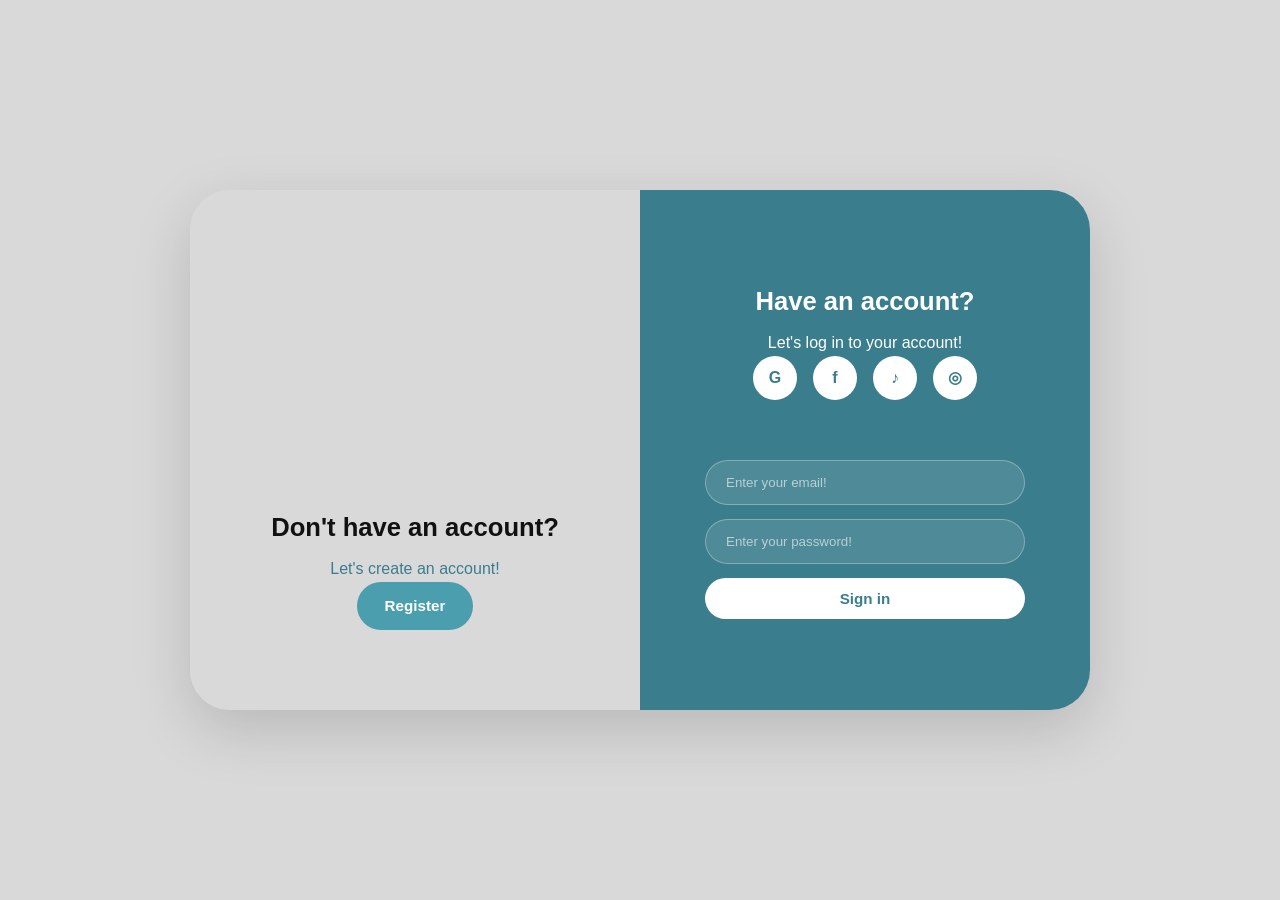
<file: login.html>
<!DOCTYPE html>
<html lang="en">
<head>
  <meta charset="UTF-8">
  <meta name="viewport" content="width=device-width, initial-scale=1.0">
  <title>Log in — Nxgo</title>
  <link rel="stylesheet" href="style.css">
</head>
<body>

  <div class="auth-page">
    <div class="auth-container">
      <!-- Left: Register prompt -->
      <div class="auth-panel auth-panel-grey">
        <h2>Don't have an account?</h2>
        <p class="auth-sub">Let's create an account!</p>
        <a href="register.html" class="btn btn-teal">Register</a>
      </div>

      <!-- Right: Login form -->
      <div class="auth-panel auth-panel-teal">
        <h2>Have an account?</h2>
        <p class="auth-sub">Let's log in to your account!</p>

        <div class="social-icons">
          <div class="social-icon" title="Google">G</div>
          <div class="social-icon" title="Facebook">f</div>
          <div class="social-icon" title="TikTok">♪</div>
          <div class="social-icon" title="Instagram">◎</div>
        </div>

        <form class="auth-form" id="login-form">
          <div class="auth-error" id="login-error"></div>
          <input type="email" id="login-email" placeholder="Enter your email!" required aria-label="Email">
          <input type="password" id="login-password" placeholder="Enter your password!" required aria-label="Password">
          <button type="submit" class="btn btn-white">Sign in</button>
        </form>
      </div>
    </div>
  </div>

  <script src="packages-extra.js"></script>
  <script src="seed.js"></script>
  <script src="images.js"></script>
  <script src="migrate.js"></script>
  <script src="data.js"></script>
  <script src="auth.js"></script>
  <script src="app.js"></script>
  <script>
    document.addEventListener('DOMContentLoaded', () => {
      if (NxgoAuth.isLoggedIn()) {
        window.location.href = 'profile.html';
        return;
      }

      document.getElementById('login-form').addEventListener('submit', e => {
        e.preventDefault();
        const email = document.getElementById('login-email').value.trim();
        const password = document.getElementById('login-password').value;
        const errorEl = document.getElementById('login-error');

        const result = NxgoAuth.login(email, password);
        if (result.error) {
          errorEl.textContent = result.error;
          return;
        }

        NxgoDB.logActivity({ type: 'page_view', page: 'login' });
        const redirect = result.user.role === 'admin' ? 'dashboard.html' : 'profile.html';
        window.location.href = redirect;
      });
    });
  </script>
</body>
</html>
</file>
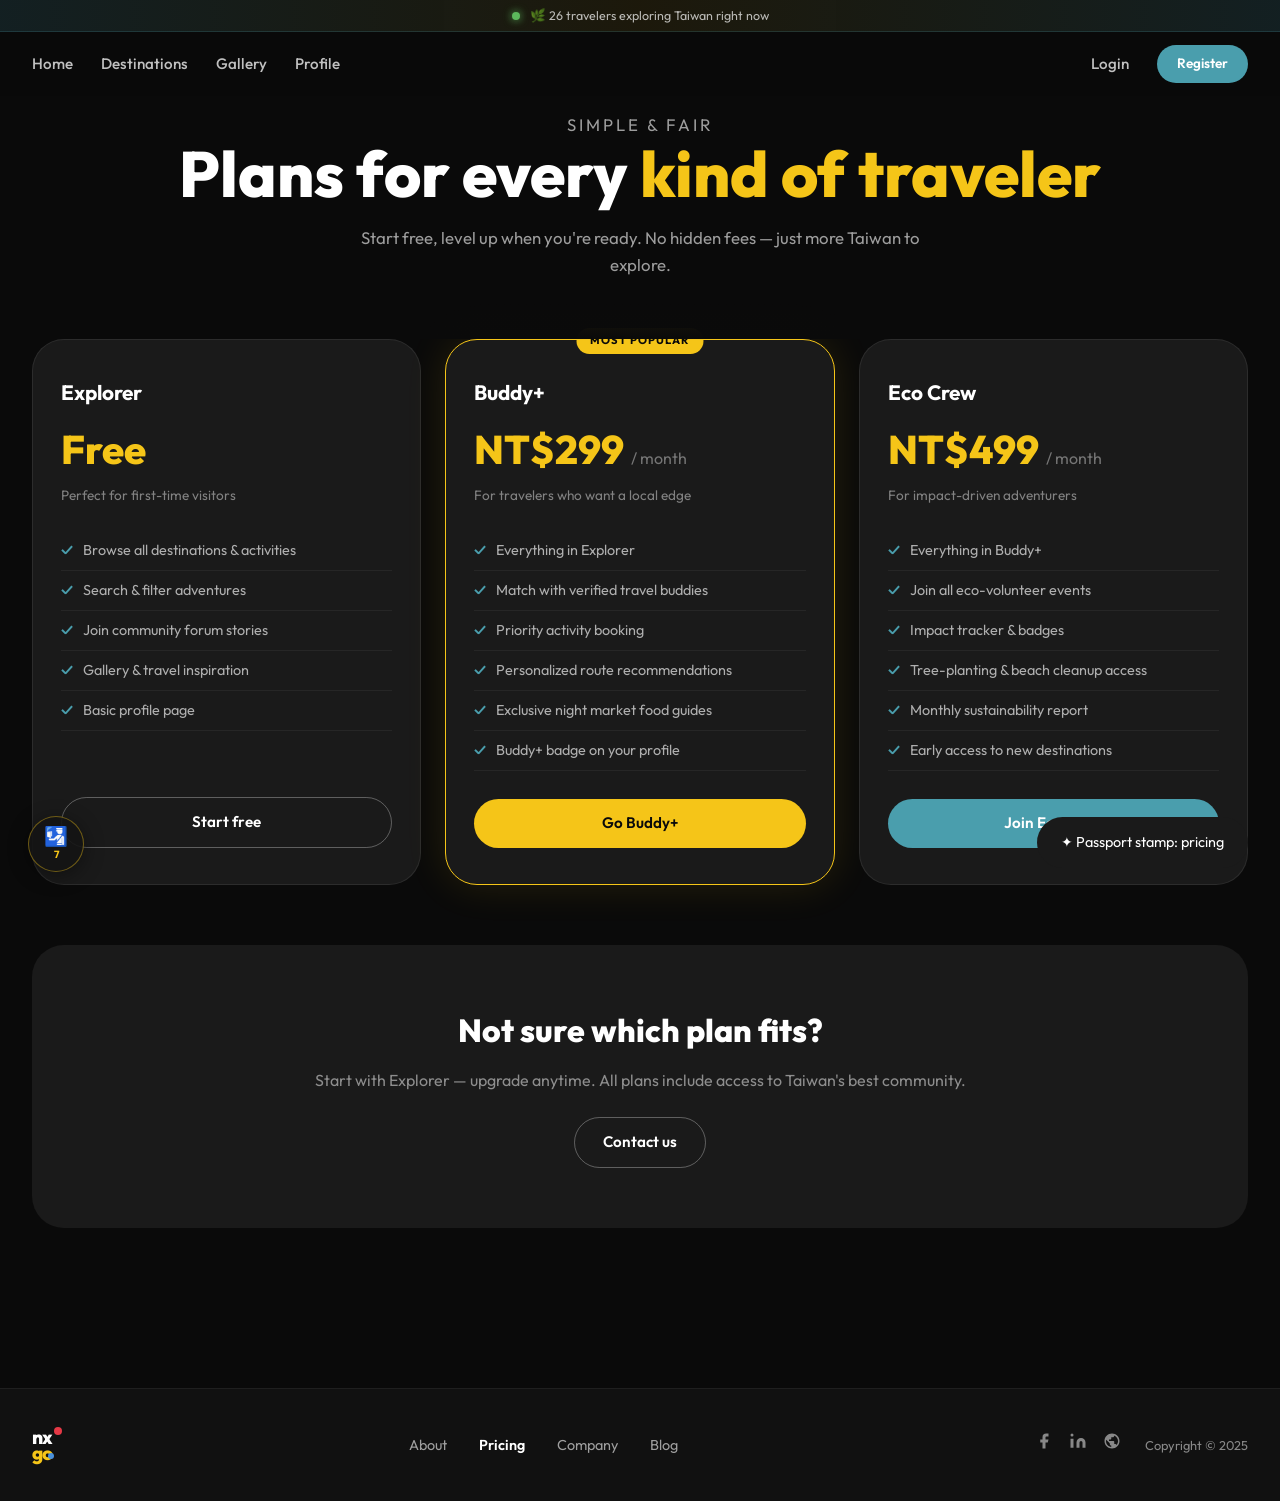
<file: pricing.html>
<!DOCTYPE html>
<html lang="en">
<head>
  <meta charset="UTF-8">
  <meta name="viewport" content="width=device-width, initial-scale=1.0">
  <title>Pricing — Nxgo</title>
  <link rel="preconnect" href="https://fonts.googleapis.com">
  <link rel="preconnect" href="https://fonts.gstatic.com" crossorigin>
  <link href="https://fonts.googleapis.com/css2?family=Outfit:wght@400;600;700;800&display=swap" rel="stylesheet">
  <link rel="preconnect" href="https://images.unsplash.com">
  <link rel="stylesheet" href="style.css">
</head>
<body data-page="pricing" class="info-page">

  <nav id="navbar"></nav>

  <header class="info-hero pricing-hero">
    <p class="info-eyebrow">Simple &amp; fair</p>
    <h1>Plans for every <span class="accent-gold">kind of traveler</span></h1>
    <p>Start free, level up when you're ready. No hidden fees — just more Taiwan to explore.</p>
  </header>

  <div class="info-body">
    <div class="pricing-grid">
      <div class="pricing-card">
        <h3>Explorer</h3>
        <div class="price">Free</div>
        <p class="price-desc">Perfect for first-time visitors</p>
        <ul class="pricing-features">
          <li>Browse all destinations &amp; activities</li>
          <li>Search &amp; filter adventures</li>
          <li>Join community forum stories</li>
          <li>Gallery &amp; travel inspiration</li>
          <li>Basic profile page</li>
        </ul>
        <a href="register.html" class="btn btn-ghost" style="width:100%">Start free</a>
      </div>

      <div class="pricing-card featured">
        <span class="pricing-badge">Most popular</span>
        <h3>Buddy+</h3>
        <div class="price">NT$299 <span>/ month</span></div>
        <p class="price-desc">For travelers who want a local edge</p>
        <ul class="pricing-features">
          <li>Everything in Explorer</li>
          <li>Match with verified travel buddies</li>
          <li>Priority activity booking</li>
          <li>Personalized route recommendations</li>
          <li>Exclusive night market food guides</li>
          <li>Buddy+ badge on your profile</li>
        </ul>
        <a href="register.html" class="btn btn-gold" style="width:100%">Go Buddy+</a>
      </div>

      <div class="pricing-card">
        <h3>Eco Crew</h3>
        <div class="price">NT$499 <span>/ month</span></div>
        <p class="price-desc">For impact-driven adventurers</p>
        <ul class="pricing-features">
          <li>Everything in Buddy+</li>
          <li>Join all eco-volunteer events</li>
          <li>Impact tracker &amp; badges</li>
          <li>Tree-planting &amp; beach cleanup access</li>
          <li>Monthly sustainability report</li>
          <li>Early access to new destinations</li>
        </ul>
        <a href="register.html" class="btn btn-teal" style="width:100%">Join Eco Crew</a>
      </div>
    </div>

    <div class="info-cta">
      <h2>Not sure which plan fits?</h2>
      <p>Start with Explorer — upgrade anytime. All plans include access to Taiwan's best community.</p>
      <a href="company.html" class="btn btn-ghost">Contact us</a>
    </div>
  </div>

  <footer id="footer"></footer>

  <script src="packages-extra.js"></script>
  <script src="seed.js"></script>
  <script src="images.js"></script>
  <script src="migrate.js"></script>
  <script src="data.js"></script>
  <script src="auth.js"></script>
  <script src="engage.js"></script>
  <script src="app.js"></script>
  <script>document.addEventListener('DOMContentLoaded', () => NxgoApp.initPage('pricing', 'pricing'));</script>
</body>
</html>
</file>
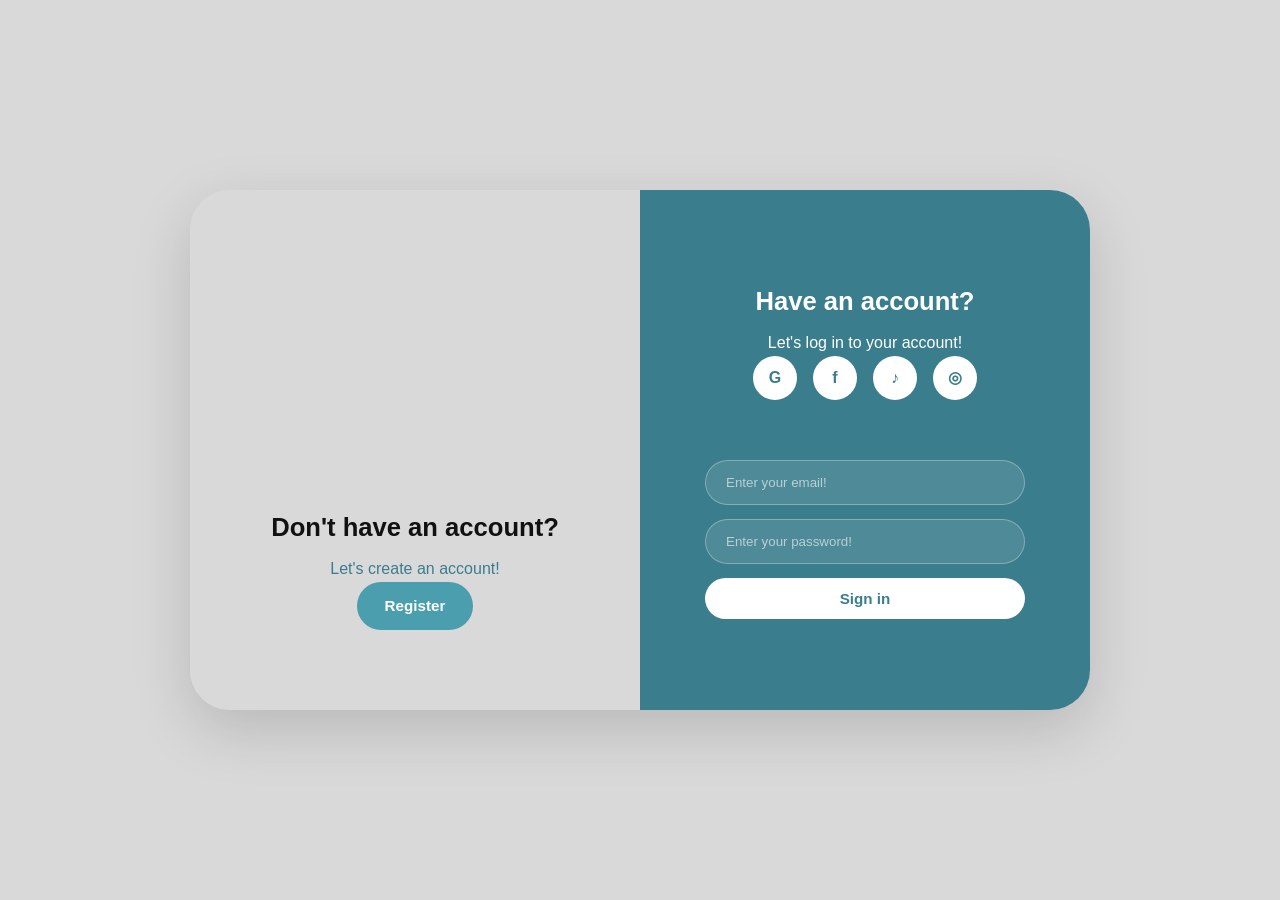
<file: profile.html>
<!DOCTYPE html>
<html lang="en">
<head>
  <meta charset="UTF-8">
  <meta name="viewport" content="width=device-width, initial-scale=1.0">
  <title>Profile — Nxgo</title>
  <link rel="preconnect" href="https://fonts.googleapis.com">
  <link rel="preconnect" href="https://fonts.gstatic.com" crossorigin>
  <link href="https://fonts.googleapis.com/css2?family=Outfit:wght@400;600;700;800&display=swap" rel="stylesheet">
  <link rel="preconnect" href="https://images.unsplash.com">
  <link rel="stylesheet" href="style.css">
</head>
<body data-page="profile">

  <nav id="navbar"></nav>

  <div class="profile-hero">
    <img class="profile-banner" src="https://images.unsplash.com/photo-1493225457124-a3eb161ffa5f?auto=format&fit=crop&w=1200&q=75" alt="Profile banner with jazz poster aesthetic" loading="eager" decoding="async" width="1400" height="320">
    <p class="profile-banner-overlay">" sleep, eat, travel, repeat</p>
  </div>

  <div class="profile-info" id="profile-info"></div>

  <div class="profile-stats">
    <div class="stats-bar">
      <div class="stat-item"><div class="num">270</div><div class="lbl">Buddies</div></div>
      <div class="stat-item"><div class="num">30</div><div class="lbl">Volunteers</div></div>
      <div class="stat-item"><div class="num">27</div><div class="lbl">Adventures</div></div>
    </div>
  </div>

  <section class="profile-badges-section">
    <div class="section-inner">
      <h2 class="section-title">Your <span class="accent-gold">Badges</span></h2>
      <p class="section-sub">Collect stamps as you explore — unlock them all!</p>
      <div class="badges-grid" id="profile-badges"></div>
    </div>
  </section>

  <section class="profile-wishlist-section">
    <div class="section-inner">
      <h2 class="section-title">Bucket <span class="accent-gold">List</span></h2>
      <div class="profile-wishlist" id="profile-wishlist"></div>
    </div>
  </section>

  <section class="memories-section">
    <div class="memories-header">
      <button type="button" class="btn btn-gold btn-sm" id="memories-filter-btn">Recent activities</button>
      <button type="button" class="text-link memory-upload-btn" id="upload-memory-btn">+ Upload Memories</button>
      <input type="file" id="memory-file-input" accept="image/*" hidden>
    </div>
    <div class="memories-grid" id="memories-grid"></div>
    <p class="memories-label">Your Memories</p>
  </section>

  <!-- Forum / Stories -->
  <section class="stories-section">
    <div class="stories-panel">
      <h2>My Stories!</h2>
      <button class="btn btn-gold btn-sm" id="toggle-story-form" style="margin-bottom:24px">+ Add stories</button>

      <form class="story-form" id="story-form" style="display:none">
        <input type="text" id="story-title" placeholder="Story title" required aria-label="Story title">
        <textarea id="story-content" placeholder="Share your travel story or ask a question…" required aria-label="Story content"></textarea>
        <button type="submit" class="btn btn-teal btn-sm">Post Story</button>
      </form>

      <div id="stories-feed"></div>
    </div>
  </section>

  <footer id="footer"></footer>

  <script src="packages-extra.js"></script>
  <script src="seed.js"></script>
  <script src="images.js"></script>
  <script src="migrate.js"></script>
  <script src="data.js"></script>
  <script src="auth.js"></script>
  <script src="engage.js"></script>
  <script src="app.js"></script>
  <script src="profile.js"></script>
</body>
</html>
</file>
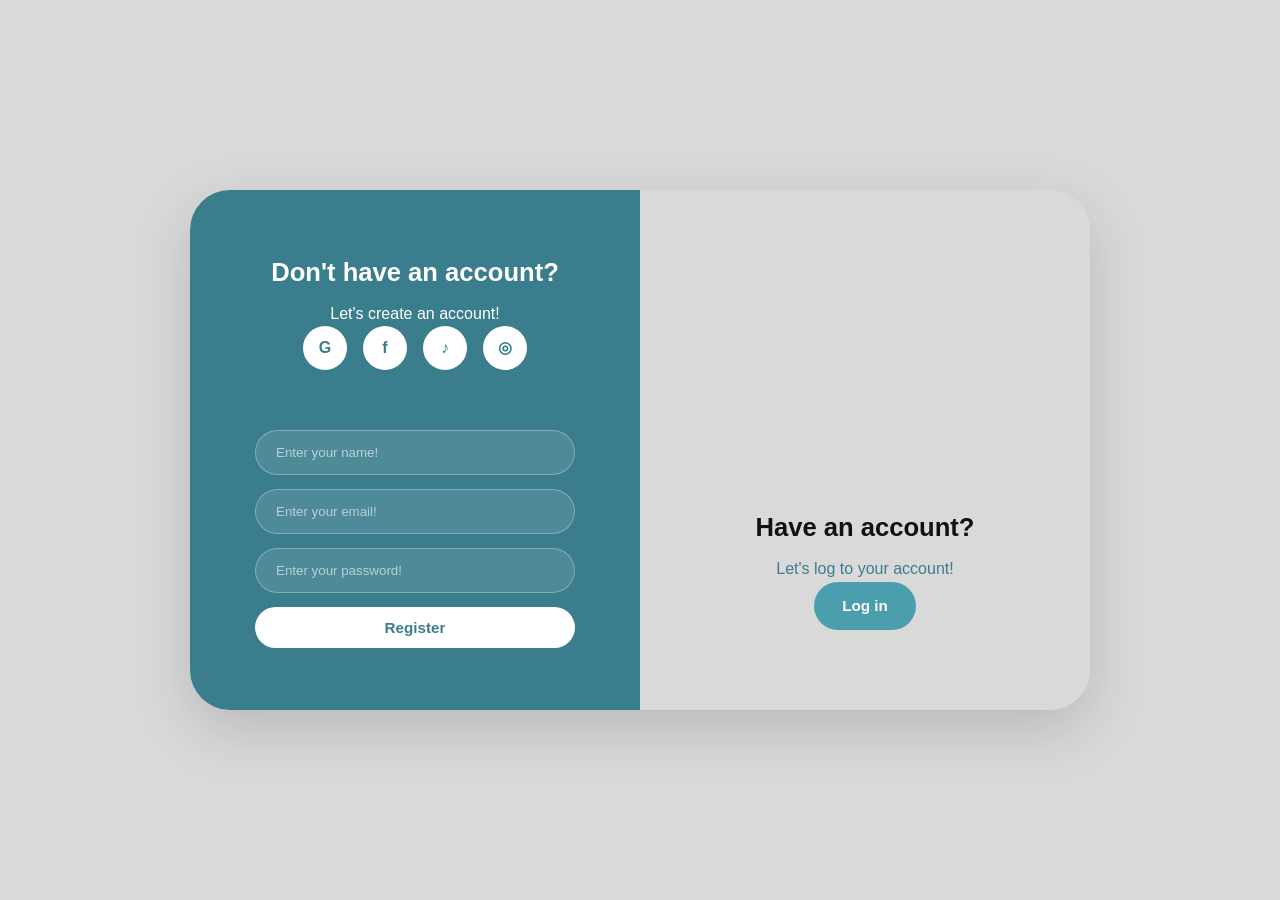
<file: register.html>
<!DOCTYPE html>
<html lang="en">
<head>
  <meta charset="UTF-8">
  <meta name="viewport" content="width=device-width, initial-scale=1.0">
  <title>Register — Nxgo</title>
  <link rel="stylesheet" href="style.css">
</head>
<body>

  <div class="auth-page">
    <div class="auth-container register-layout">
      <!-- Left: Login prompt -->
      <div class="auth-panel auth-panel-grey">
        <h2>Have an account?</h2>
        <p class="auth-sub">Let's log to your account!</p>
        <a href="login.html" class="btn btn-teal">Log in</a>
      </div>

      <!-- Right: Register form -->
      <div class="auth-panel auth-panel-teal">
        <h2>Don't have an account?</h2>
        <p class="auth-sub">Let's create an account!</p>

        <div class="social-icons">
          <div class="social-icon" title="Google">G</div>
          <div class="social-icon" title="Facebook">f</div>
          <div class="social-icon" title="TikTok">♪</div>
          <div class="social-icon" title="Instagram">◎</div>
        </div>

        <form class="auth-form" id="register-form">
          <div class="auth-error" id="register-error"></div>
          <input type="text" id="reg-username" placeholder="Enter your name!" required aria-label="Username">
          <input type="email" id="reg-email" placeholder="Enter your email!" required aria-label="Email">
          <input type="password" id="reg-password" placeholder="Enter your password!" required minlength="6" aria-label="Password">
          <button type="submit" class="btn btn-white">Register</button>
        </form>
      </div>
    </div>
  </div>

  <script src="packages-extra.js"></script>
  <script src="seed.js"></script>
  <script src="images.js"></script>
  <script src="migrate.js"></script>
  <script src="data.js"></script>
  <script src="auth.js"></script>
  <script src="app.js"></script>
  <script>
    document.addEventListener('DOMContentLoaded', () => {
      if (NxgoAuth.isLoggedIn()) {
        window.location.href = 'profile.html';
        return;
      }

      document.getElementById('register-form').addEventListener('submit', e => {
        e.preventDefault();
        const username = document.getElementById('reg-username').value.trim();
        const email = document.getElementById('reg-email').value.trim();
        const password = document.getElementById('reg-password').value;
        const errorEl = document.getElementById('register-error');

        const result = NxgoAuth.register({ username, email, password });
        if (result.error) {
          errorEl.textContent = result.error;
          return;
        }

        window.location.href = 'profile.html';
      });
    });
  </script>
</body>
</html>
</file>
<file: style.css>
/* ============================================================
   Nxgo — "Your Taiwan Buddy" — Global Styles
   ============================================================ */

*, *::before, *::after { box-sizing: border-box; margin: 0; padding: 0; }

:root {
  --black: #0a0a0a;
  --dark: #111111;
  --dark-card: #1a1a1a;
  --dark-card-2: #222222;
  --grey: #d9d9d9;
  --grey-text: #555;
  --white: #ffffff;
  --teal: #4a9ead;
  --teal-dark: #3a7d8c;
  --teal-light: #6bb8c7;
  --gold: #f5c518;
  --gold-bright: #ffd700;
  --red: #e63946;
  --blue-dot: #4a90d9;
  --radius-pill: 999px;
  --radius-card: 32px;
  --radius-img: 28px;
  --font: 'Outfit', sans-serif;
  --nav-h: 64px;
  --transition: 0.3s cubic-bezier(0.4, 0, 0.2, 1);
}

html { scroll-behavior: smooth; }
body { font-family: var(--font); background: var(--black); color: var(--white); line-height: 1.6; overflow-x: hidden; }
a { color: inherit; text-decoration: none; }
img { display: block; max-width: 100%; height: auto; }
button, input, select, textarea { font-family: var(--font); }

/* Logo */
.nxgo-logo { display: inline-flex; flex-direction: column; line-height: 0.85; font-weight: 800; letter-spacing: -1px; }
.logo-nx { font-size: 1.6rem; color: var(--white); position: relative; }
.logo-go { font-size: 1.6rem; color: var(--gold); position: relative; }
.logo-dot-red { display: inline-block; width: 8px; height: 8px; background: var(--red); border-radius: 50%; position: absolute; top: -2px; right: -10px; }
.logo-dot-blue { display: inline-block; width: 6px; height: 6px; background: var(--blue-dot); border-radius: 50%; position: absolute; bottom: 2px; right: -2px; }
.nxgo-logo.hero-logo .logo-nx, .nxgo-logo.hero-logo .logo-go { font-size: 3rem; }
.nxgo-logo.footer-logo .logo-nx, .nxgo-logo.footer-logo .logo-go { font-size: 1.2rem; }

/* Buttons */
.btn { display: inline-flex; align-items: center; justify-content: center; gap: 8px; padding: 12px 28px; border: none; border-radius: var(--radius-pill); font-weight: 600; font-size: 0.95rem; cursor: pointer; transition: transform var(--transition), opacity var(--transition), background var(--transition); }
.btn:hover { transform: translateY(-2px); }
.btn-teal { background: var(--teal); color: var(--white); }
.btn-teal:hover { background: var(--teal-light); }
.btn-white { background: var(--white); color: var(--teal-dark); }
.btn-gold { background: var(--gold); color: var(--black); }
.btn-red { background: var(--red); color: var(--white); }
.btn-ghost { background: transparent; color: var(--white); border: 1px solid rgba(255,255,255,0.3); }
.btn-sm { padding: 8px 20px; font-size: 0.85rem; }
.btn-danger { background: #c0392b; color: var(--white); padding: 6px 14px; font-size: 0.8rem; }

/* Navbar */
#navbar { position: fixed; top: 0; left: 0; right: 0; z-index: 1000; height: var(--nav-h); background: rgba(10,10,10,0.92); }
@supports (backdrop-filter: blur(8px)) {
  #navbar { background: rgba(10,10,10,0.75); backdrop-filter: blur(8px); }
}
.nav-inner { max-width: 1280px; margin: 0 auto; padding: 0 32px; height: 100%; display: flex; align-items: center; justify-content: space-between; }
.nav-left, .nav-right { display: flex; align-items: center; gap: 28px; }
.nav-link { font-size: 0.95rem; font-weight: 500; color: rgba(255,255,255,0.75); transition: color var(--transition); }
.nav-link:hover, .nav-link.active { color: var(--white); font-weight: 600; }
.nav-user { font-size: 0.85rem; color: var(--teal-light); }

/* Footer */
#footer { background: var(--dark); border-top: 1px solid rgba(255,255,255,0.06); padding: 40px 32px; margin-top: 80px; }
.footer-inner { max-width: 1280px; margin: 0 auto; display: flex; align-items: center; justify-content: space-between; flex-wrap: wrap; gap: 24px; }
.footer-links { display: flex; gap: 32px; }
.footer-links a { font-size: 0.9rem; color: rgba(255,255,255,0.6); transition: color var(--transition); }
.footer-links a:hover, .footer-links a.active { color: var(--white); }
.footer-links a.active { font-weight: 600; }
.footer-social { display: flex; align-items: center; gap: 16px; color: rgba(255,255,255,0.5); }
.footer-copy { font-size: 0.8rem; margin-left: 8px; }

.section { padding: 80px 32px; content-visibility: auto; contain-intrinsic-size: auto 500px; }
.section-inner { max-width: 1280px; margin: 0 auto; }
.section-title { font-size: clamp(2rem, 4vw, 3rem); font-weight: 800; line-height: 1.1; margin-bottom: 12px; }
.section-sub { font-size: 1rem; color: rgba(255,255,255,0.55); margin-bottom: 40px; }
.accent-gold { color: var(--gold); }
.accent-teal { color: var(--teal); }

.toast { position: fixed; bottom: 32px; right: 32px; padding: 14px 24px; border-radius: var(--radius-pill); background: var(--dark-card); color: var(--white); font-size: 0.9rem; z-index: 9999; opacity: 0; transform: translateY(20px); transition: all 0.4s ease; }
.toast.show { opacity: 1; transform: translateY(0); }
.toast-success { border-left: 4px solid #5cb85c; }
.toast-error { border-left: 4px solid var(--red); }

/* HOME */
.hero-home { position: relative; min-height: 100vh; display: flex; flex-direction: column; align-items: center; justify-content: center; text-align: center; padding: calc(var(--nav-h) + 40px) 32px 80px; overflow: hidden; }
.hero-home::before { content: ''; position: absolute; inset: 0; background: url('https://images.unsplash.com/photo-1528164344705-47542687000d?auto=format&fit=crop&w=1400&q=75') center/cover no-repeat; z-index: 0; }
.hero-home::after { content: ''; position: absolute; inset: 0; background: linear-gradient(to bottom, rgba(0,0,0,0.5), rgba(0,0,0,0.75)); z-index: 1; }
.hero-home > * { position: relative; z-index: 2; }
.hero-home h1 { font-size: clamp(2.5rem, 6vw, 4.5rem); font-weight: 800; margin-bottom: 12px; }
.hero-home .hero-tagline { font-size: 1rem; color: rgba(255,255,255,0.65); margin-bottom: 40px; max-width: 480px; }
.search-bar { display: flex; align-items: center; background: var(--white); border-radius: var(--radius-pill); padding: 6px 6px 6px 24px; max-width: 520px; width: 100%; box-shadow: 0 8px 32px rgba(0,0,0,0.3); }
.search-bar input { flex: 1; border: none; outline: none; font-size: 1rem; color: var(--black); background: transparent; }
.search-bar button { background: var(--teal); color: var(--white); border: none; border-radius: var(--radius-pill); padding: 12px 20px; cursor: pointer; }

.discovery-label { font-size: 0.75rem; text-transform: uppercase; letter-spacing: 2px; color: var(--teal-light); margin-bottom: 8px; }
.discovery-grid { display: grid; grid-template-columns: repeat(4, 1fr); gap: 20px; }
.discovery-card { background: var(--dark-card); border-radius: var(--radius-card); padding: 28px 24px; display: flex; flex-direction: column; gap: 16px; transition: transform var(--transition); cursor: pointer; position: relative; }
.discovery-card:hover { transform: translateY(-4px); background: var(--dark-card-2); }
.discovery-card .card-label { font-weight: 600; font-size: 0.95rem; }
.discovery-card .card-arrow { position: absolute; top: 20px; right: 20px; opacity: 0.4; }

.dest-grid { display: grid; grid-template-columns: repeat(12, 1fr); grid-auto-rows: 180px; gap: 16px; }
.dest-card { position: relative; border-radius: var(--radius-img); overflow: hidden; cursor: pointer; transition: transform var(--transition); contain: layout style paint; }
.dest-card:hover { transform: translateY(-4px); }
.dest-card img { width: 100%; height: 100%; object-fit: cover; }
.dest-card .dest-overlay { position: absolute; inset: 0; background: linear-gradient(to top, rgba(0,0,0,0.7), transparent 60%); display: flex; align-items: flex-end; padding: 20px; }
.dest-card .dest-name { font-weight: 700; font-size: 1.1rem; }
.dest-card:nth-child(1) { grid-column: span 3; grid-row: span 2; }
.dest-card:nth-child(2) { grid-column: span 5; grid-row: span 1; }
.dest-card:nth-child(3) { grid-column: span 4; grid-row: span 3; }
.dest-card:nth-child(4) { grid-column: span 4; grid-row: span 1; }
.dest-card:nth-child(5) { grid-column: span 3; grid-row: span 2; }
.dest-card:nth-child(6) { grid-column: span 5; grid-row: span 2; }

.interest-pills { display: flex; flex-wrap: wrap; gap: 12px; }
.interest-pill { display: inline-flex; align-items: center; gap: 8px; padding: 10px 22px; background: var(--white); color: var(--black); border-radius: var(--radius-pill); font-size: 0.85rem; font-weight: 500; cursor: pointer; transition: transform var(--transition), background var(--transition); border: none; }
.interest-pill:hover, .interest-pill.active { background: var(--gold); transform: translateY(-2px); }

.cta-mid { text-align: center; }
.cta-mid .cta-image { border-radius: var(--radius-card); overflow: hidden; position: relative; margin: 32px 0; }
.cta-mid .cta-image img { width: 100%; height: 400px; object-fit: cover; }
.cta-mid .cta-image .btn { position: absolute; top: 50%; left: 50%; transform: translate(-50%, -50%); }
.cta-bottom { display: flex; align-items: center; justify-content: space-between; background: var(--dark-card); border-radius: var(--radius-card); padding: 48px 56px; gap: 32px; }

/* DESTINATIONS */
.hero-dest { position: relative; min-height: 70vh; display: flex; align-items: flex-end; padding: calc(var(--nav-h) + 40px) 32px 60px; }
.hero-dest::before { content: ''; position: absolute; inset: 0; background: url('https://images.unsplash.com/photo-1542601906990-b4d3fb778b09?auto=format&fit=crop&w=1400&q=75') center/cover no-repeat; z-index: 0; }
.hero-dest::after { content: ''; position: absolute; inset: 0; background: linear-gradient(to top, rgba(0,0,0,0.85), rgba(0,0,0,0.3)); z-index: 1; }
.hero-dest-content { position: relative; z-index: 2; max-width: 1280px; margin: 0 auto; width: 100%; }
.hero-dest h1 { font-size: clamp(2.5rem, 5vw, 4rem); font-weight: 800; line-height: 1.1; max-width: 700px; margin-bottom: 24px; }
.hero-dest-actions { display: flex; gap: 20px; align-items: center; }

.activity-row { display: grid; grid-template-columns: repeat(4, 1fr); gap: 16px; margin-top: -60px; position: relative; z-index: 3; padding: 0 32px; max-width: 1280px; margin-left: auto; margin-right: auto; }
.activity-card { position: relative; border-radius: var(--radius-img); overflow: hidden; height: 320px; cursor: pointer; transition: transform var(--transition); }
.activity-card:hover { transform: translateY(-6px); }
.activity-card img { width: 100%; height: 100%; object-fit: cover; }
.activity-card .activity-text { position: absolute; bottom: 0; left: 0; right: 0; padding: 24px 20px; background: linear-gradient(to top, rgba(0,0,0,0.85), transparent); }
.activity-card .activity-text h3 { font-size: 1rem; font-weight: 700; margin-bottom: 6px; }
.activity-card .activity-text p { font-size: 0.8rem; color: rgba(255,255,255,0.75); }

.discovery-taichung { display: grid; grid-template-columns: 1fr 1.2fr; gap: 48px; align-items: center; }
.location-pin { display: flex; align-items: center; gap: 8px; font-size: 0.85rem; color: rgba(255,255,255,0.6); margin-bottom: 8px; }
.taichung-collage { position: relative; height: 420px; }
.taichung-collage img { border-radius: var(--radius-img); object-fit: cover; position: absolute; }
.taichung-collage .main-img { width: 55%; height: 100%; right: 0; top: 0; }
.taichung-collage .side-1 { width: 38%; height: 48%; left: 0; top: 0; }
.taichung-collage .side-2 { width: 38%; height: 48%; left: 0; bottom: 0; }

.stats-section { display: grid; grid-template-columns: 1fr 1fr; gap: 48px; align-items: center; }
.stats-image img { border-radius: var(--radius-card); width: 100%; height: 400px; object-fit: cover; }
.stats-numbers { display: flex; gap: 48px; margin-bottom: 32px; }
.stat-block .stat-num { font-size: clamp(2.5rem, 4vw, 3.5rem); font-weight: 800; color: var(--gold); line-height: 1; }
.stat-block .stat-label { font-size: 0.9rem; color: rgba(255,255,255,0.6); margin-top: 4px; }
.stats-text h3 { font-size: 1.8rem; font-weight: 700; margin-bottom: 12px; }
.stats-text .highlight { color: var(--gold); font-weight: 600; }

.manage-panel { background: var(--dark-card); border-radius: var(--radius-card); padding: 40px; margin-top: 40px; }

/* ── Adventure Hub (Search + CRUD) ── */
.hub-section { padding-top: 40px; }
.adventure-hub { position: relative; }

.hub-header { margin-bottom: 36px; }
.hub-eyebrow {
  font-size: 0.75rem;
  text-transform: uppercase;
  letter-spacing: 3px;
  color: var(--teal-light);
  margin-bottom: 12px;
}
.hub-title { font-size: clamp(2rem, 4vw, 3rem); font-weight: 800; line-height: 1.1; margin-bottom: 8px; }
.hub-sub { color: rgba(255,255,255,0.5); font-size: 1rem; }

.hub-search-wrap { position: relative; margin-bottom: 32px; max-width: 720px; }
.hub-search-glow {
  position: absolute;
  inset: -2px;
  border-radius: var(--radius-pill);
  background: linear-gradient(135deg, var(--teal), var(--gold), var(--teal));
  opacity: 0.45;
  filter: blur(8px);
  z-index: 0;
}
.hub-search {
  position: relative;
  z-index: 1;
  display: flex;
  align-items: center;
  gap: 12px;
  background: rgba(20,20,20,0.9);
  border: 1px solid rgba(74,158,173,0.35);
  border-radius: var(--radius-pill);
  padding: 8px 8px 8px 24px;
}
.hub-search-icon { color: var(--teal-light); flex-shrink: 0; opacity: 0.7; }
.hub-search input {
  flex: 1;
  border: none;
  outline: none;
  background: transparent;
  color: var(--white);
  font-size: 1rem;
}
.hub-search input::placeholder { color: rgba(255,255,255,0.35); }
.hub-search-btn {
  background: linear-gradient(135deg, var(--teal), #3d8a98);
  color: var(--white);
  border: none;
  border-radius: var(--radius-pill);
  padding: 12px 28px;
  font-weight: 700;
  font-size: 0.9rem;
  cursor: pointer;
  transition: transform var(--transition), box-shadow var(--transition);
  letter-spacing: 0.5px;
}
.hub-search-btn:hover {
  transform: translateY(-1px);
  box-shadow: 0 4px 20px rgba(74,158,173,0.4);
}

.hub-filters { margin-bottom: 36px; }
.filter-group { margin-bottom: 16px; }
.filter-label {
  display: block;
  font-size: 0.7rem;
  text-transform: uppercase;
  letter-spacing: 2px;
  color: rgba(255,255,255,0.35);
  margin-bottom: 10px;
}
.filter-chips { display: flex; flex-wrap: wrap; gap: 8px; }
.filter-chips-scroll { flex-wrap: nowrap; overflow-x: auto; padding-bottom: 4px; scrollbar-width: none; }
.filter-chips-scroll::-webkit-scrollbar { display: none; }
.filter-chip {
  padding: 8px 18px;
  border-radius: var(--radius-pill);
  border: 1px solid rgba(255,255,255,0.12);
  background: rgba(255,255,255,0.04);
  color: rgba(255,255,255,0.7);
  font-size: 0.85rem;
  font-weight: 500;
  cursor: pointer;
  transition: all var(--transition);
  white-space: nowrap;
  font-family: var(--font);
}
.filter-chip:hover { border-color: var(--teal); color: var(--white); background: rgba(74,158,173,0.12); }
.filter-chip.active {
  background: var(--teal);
  border-color: var(--teal);
  color: var(--white);
  box-shadow: 0 0 16px rgba(74,158,173,0.35);
}

.hub-results-head {
  display: flex;
  align-items: center;
  justify-content: space-between;
  flex-wrap: wrap;
  gap: 16px;
  margin-bottom: 24px;
}
.hub-results-count { font-size: 0.9rem; color: rgba(255,255,255,0.45); }
.hub-launch-btn {
  display: inline-flex;
  align-items: center;
  gap: 8px;
  padding: 10px 22px;
  border-radius: var(--radius-pill);
  border: 1px dashed rgba(245,197,24,0.5);
  background: rgba(245,197,24,0.08);
  color: var(--gold);
  font-weight: 600;
  font-size: 0.85rem;
  cursor: pointer;
  transition: all var(--transition);
  font-family: var(--font);
}
.hub-launch-btn:hover { background: rgba(245,197,24,0.18); border-style: solid; }
.launch-icon { font-size: 1.1rem; line-height: 1; }

.hub-form-panel {
  margin-bottom: 32px;
  border-radius: var(--radius-card);
  border: 1px solid rgba(74,158,173,0.2);
  background: linear-gradient(160deg, rgba(74,158,173,0.08) 0%, rgba(20,20,20,0.6) 60%);
  overflow: hidden;
}
.hub-form-inner { padding: 32px; }
.hub-form-title { font-size: 1.2rem; font-weight: 700; margin-bottom: 24px; color: var(--teal-light); }
.hub-form-grid {
  display: grid;
  grid-template-columns: 1fr 1fr;
  gap: 16px;
}
.hub-field { display: flex; flex-direction: column; gap: 6px; }
.hub-field-wide { grid-column: 1 / -1; }
.hub-field label { font-size: 0.78rem; color: rgba(255,255,255,0.45); font-weight: 500; }
.hub-field input,
.hub-field select,
.hub-field textarea {
  padding: 12px 16px;
  border-radius: 14px;
  border: 1px solid rgba(255,255,255,0.1);
  background: rgba(0,0,0,0.35);
  color: var(--white);
  font-size: 0.9rem;
  outline: none;
  transition: border-color var(--transition);
  font-family: var(--font);
}
.hub-field input:focus,
.hub-field select:focus,
.hub-field textarea:focus { border-color: var(--teal); }
.hub-field textarea { resize: vertical; min-height: 90px; }
.hub-form-preview {
  margin-top: 20px;
  position: relative;
  border-radius: 20px;
  overflow: hidden;
  max-width: 280px;
}
.hub-form-preview img { width: 100%; height: 160px; object-fit: cover; display: block; }
.preview-label {
  position: absolute;
  bottom: 8px;
  left: 8px;
  font-size: 0.7rem;
  background: rgba(0,0,0,0.65);
  padding: 4px 10px;
  border-radius: var(--radius-pill);
  color: var(--teal-light);
}
.hub-form-actions { display: flex; gap: 12px; margin-top: 24px; flex-wrap: wrap; }

.adventure-grid {
  display: grid;
  grid-template-columns: repeat(auto-fill, minmax(300px, 1fr));
  gap: 24px;
}
.adventure-card {
  --card-accent: var(--teal);
  border-radius: 24px;
  overflow: hidden;
  background: var(--dark-card);
  border: 1px solid rgba(255,255,255,0.06);
  transition: transform var(--transition), box-shadow var(--transition);
  animation: cardIn 0.45s ease both;
  animation-delay: var(--card-delay, 0s);
}
@keyframes cardIn {
  from { opacity: 0; transform: translateY(16px); }
  to { opacity: 1; transform: translateY(0); }
}
.adventure-card:hover {
  transform: translateY(-6px);
  box-shadow: 0 12px 40px rgba(0,0,0,0.4), 0 0 0 1px var(--card-accent);
}
.adventure-card-img { position: relative; height: 200px; overflow: hidden; }
.adventure-card-img img {
  width: 100%;
  height: 100%;
  object-fit: cover;
  transition: transform 0.5s ease;
}
.adventure-card:hover .adventure-card-img img { transform: scale(1.06); }
.adventure-card-badge {
  position: absolute;
  top: 14px;
  left: 14px;
  padding: 5px 14px;
  border-radius: var(--radius-pill);
  background: var(--card-accent);
  color: var(--black);
  font-size: 0.72rem;
  font-weight: 700;
  text-transform: uppercase;
  letter-spacing: 0.5px;
}
.adventure-card-loc {
  position: absolute;
  bottom: 14px;
  left: 14px;
  font-size: 0.82rem;
  font-weight: 600;
  color: var(--white);
  text-shadow: 0 1px 6px rgba(0,0,0,0.8);
}
.adventure-card-body { padding: 20px; }
.adventure-card-body h4 { font-size: 1.05rem; font-weight: 700; margin-bottom: 8px; line-height: 1.3; }
.adventure-card-body p {
  font-size: 0.85rem;
  color: rgba(255,255,255,0.55);
  line-height: 1.5;
  margin-bottom: 12px;
  display: -webkit-box;
  -webkit-line-clamp: 2;
  -webkit-box-orient: vertical;
  overflow: hidden;
}
.adventure-tags { display: flex; flex-wrap: wrap; gap: 6px; margin-bottom: 14px; }
.adventure-tag {
  font-size: 0.68rem;
  padding: 4px 10px;
  border-radius: var(--radius-pill);
  background: rgba(255,255,255,0.07);
  color: rgba(255,255,255,0.55);
  border: 1px solid rgba(255,255,255,0.08);
}
.adventure-card-foot {
  display: flex;
  justify-content: space-between;
  align-items: center;
  margin-bottom: 14px;
  font-size: 0.78rem;
}
.adventure-date { color: rgba(255,255,255,0.35); }
.adventure-status { font-weight: 600; }
.adventure-status.active { color: #5cb85c; }
.adventure-status.inactive { color: rgba(255,255,255,0.3); }
.adventure-card-actions { display: flex; gap: 8px; }
.adventure-btn {
  flex: 1;
  padding: 8px;
  border-radius: 12px;
  border: 1px solid rgba(74,158,173,0.3);
  background: rgba(74,158,173,0.1);
  color: var(--teal-light);
  font-size: 0.8rem;
  font-weight: 600;
  cursor: pointer;
  transition: all var(--transition);
  font-family: var(--font);
}
.adventure-btn:hover { background: var(--teal); color: var(--white); border-color: var(--teal); }
.adventure-btn-danger { border-color: rgba(232,93,74,0.3); background: rgba(232,93,74,0.08); color: #e85d4a; }
.adventure-btn-danger:hover { background: #e85d4a; color: var(--white); border-color: #e85d4a; }

.hub-empty {
  text-align: center;
  padding: 64px 24px;
  border-radius: var(--radius-card);
  border: 1px dashed rgba(255,255,255,0.1);
  background: rgba(255,255,255,0.02);
}
.hub-empty-icon { font-size: 2.5rem; margin-bottom: 16px; }
.hub-empty h4 { font-size: 1.2rem; margin-bottom: 8px; color: rgba(255,255,255,0.7); }
.hub-empty p { color: rgba(255,255,255,0.4); font-size: 0.9rem; }

.sr-only {
  position: absolute;
  width: 1px; height: 1px;
  padding: 0; margin: -1px;
  overflow: hidden;
  clip: rect(0,0,0,0);
  border: 0;
}

/* legacy — kept for compat */
.search-filters { display: flex; flex-wrap: wrap; gap: 12px; margin-bottom: 24px; }
.crud-form { display: grid; grid-template-columns: 1fr 1fr; gap: 16px; }
.results-grid { display: grid; grid-template-columns: repeat(auto-fill, minmax(300px, 1fr)); gap: 20px; }
.result-card { background: var(--dark-card-2); border-radius: 20px; overflow: hidden; }
.no-results { text-align: center; padding: 60px 20px; color: rgba(255,255,255,0.4); }

/* GALLERY */
.gallery-hero { text-align: center; padding: calc(var(--nav-h) + 60px) 32px 40px; }

.gallery-carousel-wrap {
  position: relative;
  max-width: 720px;
  margin: 0 auto 48px;
}
.gallery-carousel {
  position: relative;
  height: 300px;
  overflow: hidden;
  border-radius: var(--radius-card);
}
.carousel-slide {
  position: absolute;
  inset: 0;
  opacity: 0;
  transform: scale(0.92);
  transition: opacity 0.6s ease, transform 0.6s ease;
  cursor: pointer;
  border-radius: var(--radius-card);
  overflow: hidden;
}
.carousel-slide.active {
  opacity: 1;
  transform: scale(1);
  z-index: 2;
}
.carousel-slide img {
  width: 100%;
  height: 100%;
  object-fit: cover;
  display: block;
}
.carousel-slide-cap {
  position: absolute;
  bottom: 0;
  left: 0;
  right: 0;
  padding: 40px 24px 20px;
  background: linear-gradient(to top, rgba(0,0,0,0.8), transparent);
  font-size: 0.95rem;
  font-weight: 600;
  text-align: left;
  color: var(--white);
}
.carousel-arrow {
  position: absolute;
  top: 50%;
  transform: translateY(-50%);
  z-index: 10;
  width: 44px;
  height: 44px;
  border-radius: 50%;
  border: 1px solid rgba(255,255,255,0.2);
  background: rgba(0,0,0,0.5);
  color: var(--white);
  font-size: 1.6rem;
  line-height: 1;
  cursor: pointer;
  transition: background var(--transition), transform var(--transition);
  display: flex;
  align-items: center;
  justify-content: center;
  font-family: var(--font);
}
.carousel-arrow:hover { background: var(--teal); border-color: var(--teal); transform: translateY(-50%) scale(1.08); }
.carousel-arrow-left { left: -22px; }
.carousel-arrow-right { right: -22px; }
.carousel-dots {
  display: flex;
  justify-content: center;
  gap: 8px;
  margin-top: 20px;
}
.carousel-dot {
  width: 8px;
  height: 8px;
  border-radius: 50%;
  border: none;
  background: rgba(255,255,255,0.25);
  cursor: pointer;
  transition: all var(--transition);
  padding: 0;
}
.carousel-dot.active { background: var(--gold); width: 24px; border-radius: 4px; }

.gallery-hero h2 { font-size: clamp(2rem, 4vw, 3rem); font-weight: 800; margin-bottom: 8px; }
.gallery-sub { color: rgba(255,255,255,0.55); font-size: 1rem; }

.gallery-controls {
  max-width: 1280px;
  margin: 0 auto 28px;
  padding: 0 32px;
  display: flex;
  align-items: center;
  justify-content: space-between;
  flex-wrap: wrap;
  gap: 16px;
}
.gallery-filters { display: flex; flex-wrap: wrap; gap: 8px; }
.gallery-filter-chip {
  padding: 8px 18px;
  border-radius: var(--radius-pill);
  border: 1px solid rgba(255,255,255,0.12);
  background: rgba(255,255,255,0.04);
  color: rgba(255,255,255,0.65);
  font-size: 0.85rem;
  font-weight: 500;
  cursor: pointer;
  transition: all var(--transition);
  font-family: var(--font);
}
.gallery-filter-chip:hover { border-color: var(--teal); color: var(--white); }
.gallery-filter-chip.active {
  background: var(--teal);
  border-color: var(--teal);
  color: var(--white);
  box-shadow: 0 0 14px rgba(74,158,173,0.35);
}
.gallery-shuffle-btn {
  padding: 8px 20px;
  border-radius: var(--radius-pill);
  border: 1px dashed rgba(245,197,24,0.45);
  background: rgba(245,197,24,0.07);
  color: var(--gold);
  font-size: 0.85rem;
  font-weight: 600;
  cursor: pointer;
  transition: all var(--transition);
  font-family: var(--font);
  white-space: nowrap;
}
.gallery-shuffle-btn:hover { background: rgba(245,197,24,0.15); border-style: solid; }

.gallery-masonry {
  columns: 4;
  column-gap: 16px;
  max-width: 1280px;
  margin: 0 auto;
  padding: 0 32px;
  transition: opacity 0.3s ease;
}
.gallery-masonry.shuffling { opacity: 0.3; }
.gallery-item {
  display: block;
  width: 100%;
  position: relative;
  border: none;
  padding: 0;
  margin-bottom: 16px;
  break-inside: avoid;
  border-radius: var(--radius-img);
  overflow: hidden;
  cursor: pointer;
  background: var(--dark-card);
  font-family: var(--font);
}
.gallery-item img {
  width: 100%;
  display: block;
  transition: transform 0.5s ease;
}
.gallery-item-overlay {
  position: absolute;
  inset: 0;
  background: linear-gradient(to top, rgba(0,0,0,0.85) 0%, transparent 55%);
  display: flex;
  flex-direction: column;
  justify-content: flex-end;
  padding: 16px;
  opacity: 0;
  transition: opacity var(--transition);
}
.gallery-item:hover img { transform: scale(1.06); }
.gallery-item:hover .gallery-item-overlay { opacity: 1; }
.gallery-item-tag {
  font-size: 0.65rem;
  text-transform: uppercase;
  letter-spacing: 1.5px;
  color: var(--gold);
  margin-bottom: 4px;
}
.gallery-item-cap { font-size: 0.85rem; font-weight: 600; color: var(--white); text-align: left; }
.gallery-item-hint { font-size: 0.7rem; color: rgba(255,255,255,0.45); margin-top: 6px; text-align: left; }

.gallery-scroll-hint {
  text-align: center;
  padding: 32px;
  color: rgba(255,255,255,0.45);
  font-size: 1.1rem;
  font-style: italic;
}

.reveal {
  opacity: 0;
  transform: translateY(24px);
  transition: opacity 0.55s ease, transform 0.55s ease;
  transition-delay: var(--reveal-delay, 0s);
}
.reveal.visible { opacity: 1; transform: translateY(0); }

.quote-grid { display: grid; grid-template-columns: repeat(5, 1fr); gap: 16px; max-width: 1280px; margin: 60px auto 0; padding: 0 32px; }
.quote-card { border-radius: var(--radius-img); overflow: hidden; aspect-ratio: 1; display: flex; align-items: center; justify-content: center; padding: 20px; text-align: center; font-size: 0.85rem; font-weight: 500; border: none; font-family: var(--font); }
.quote-card.text-card { background: #c5e8ed; color: var(--dark); }
.quote-card.quote-img {
  position: relative;
  padding: 0;
  cursor: pointer;
  background: var(--dark-card);
  transition: transform var(--transition);
}
.quote-card.quote-img:hover { transform: translateY(-4px); }
.quote-card.quote-img img { width: 100%; height: 100%; object-fit: cover; transition: transform 0.5s ease; }
.quote-card.quote-img:hover img { transform: scale(1.05); }
.quote-img-cap {
  position: absolute;
  bottom: 10px;
  left: 10px;
  right: 10px;
  font-size: 0.72rem;
  font-weight: 600;
  color: var(--white);
  text-shadow: 0 1px 4px rgba(0,0,0,0.8);
  text-align: left;
  opacity: 0;
  transition: opacity var(--transition);
}
.quote-card.quote-img:hover .quote-img-cap { opacity: 1; }

/* Lightbox */
.gallery-lightbox {
  position: fixed;
  inset: 0;
  z-index: 9000;
  background: rgba(0,0,0,0.92);
  display: flex;
  align-items: center;
  justify-content: center;
  backdrop-filter: blur(12px);
}
.gallery-lightbox[hidden] { display: none; }
.lightbox-content {
  max-width: 90vw;
  max-height: 85vh;
  text-align: center;
}
.lightbox-content img {
  max-width: 90vw;
  max-height: 75vh;
  border-radius: var(--radius-img);
  object-fit: contain;
  box-shadow: 0 20px 60px rgba(0,0,0,0.5);
}
.lightbox-caption {
  margin-top: 16px;
  font-size: 1rem;
  font-weight: 600;
  color: var(--white);
}
.lightbox-counter {
  display: block;
  margin-top: 8px;
  font-size: 0.8rem;
  color: rgba(255,255,255,0.4);
}
.lightbox-close {
  position: absolute;
  top: 24px;
  right: 24px;
  width: 44px;
  height: 44px;
  border-radius: 50%;
  border: 1px solid rgba(255,255,255,0.2);
  background: rgba(255,255,255,0.08);
  color: var(--white);
  font-size: 1.2rem;
  cursor: pointer;
  transition: background var(--transition);
  font-family: var(--font);
  z-index: 2;
}
.lightbox-close:hover { background: var(--red); border-color: var(--red); }
.lightbox-nav {
  position: absolute;
  top: 50%;
  transform: translateY(-50%);
  width: 52px;
  height: 52px;
  border-radius: 50%;
  border: 1px solid rgba(255,255,255,0.15);
  background: rgba(255,255,255,0.06);
  color: var(--white);
  font-size: 2rem;
  line-height: 1;
  cursor: pointer;
  transition: background var(--transition);
  font-family: var(--font);
  display: flex;
  align-items: center;
  justify-content: center;
}
.lightbox-nav:hover { background: var(--teal); border-color: var(--teal); }
.lightbox-prev { left: 24px; }
.lightbox-next { right: 24px; }

/* ── Info pages (About, Pricing, Company, Blog) ── */
.info-page { padding-top: var(--nav-h); min-height: 100vh; }
.info-hero {
  position: relative;
  padding: 80px 32px 60px;
  text-align: center;
  overflow: hidden;
}
.info-hero::before {
  content: '';
  position: absolute;
  inset: 0;
  background: center/cover no-repeat;
  opacity: 0.35;
  z-index: 0;
}
.info-hero::after {
  content: '';
  position: absolute;
  inset: 0;
  background: linear-gradient(to bottom, rgba(10,10,10,0.3), var(--black));
  z-index: 1;
}
.info-hero > * { position: relative; z-index: 2; }
.info-hero.about-hero::before { background-image: url('https://images.unsplash.com/photo-1528164344705-47542687000d?auto=format&fit=crop&w=1400&q=75'); }
.info-hero.pricing-hero::before { background-image: url('https://images.unsplash.com/photo-1474181487882-5abf3f0ba6c2?auto=format&fit=crop&w=1400&q=75'); }
.info-hero.company-hero::before { background-image: url('https://images.unsplash.com/photo-1542601906990-b4d3fb778b09?auto=format&fit=crop&w=1400&q=75'); }
.info-hero.blog-hero::before { background-image: url('https://images.unsplash.com/photo-1559339352-11d035aa65de?auto=format&fit=crop&w=1400&q=75'); }
.info-eyebrow {
  font-size: 0.75rem;
  text-transform: uppercase;
  letter-spacing: 3px;
  color: var(--teal-light);
  margin-bottom: 16px;
}
.info-hero h1 {
  font-size: clamp(2.5rem, 5vw, 4rem);
  font-weight: 800;
  line-height: 1.1;
  margin-bottom: 16px;
}
.info-hero p { max-width: 560px; margin: 0 auto; color: rgba(255,255,255,0.6); font-size: 1.05rem; }

.info-body { max-width: 1280px; margin: 0 auto; padding: 0 32px 80px; }

/* About */
.about-grid {
  display: grid;
  grid-template-columns: 1fr 1fr;
  gap: 48px;
  align-items: center;
  margin-bottom: 80px;
}
.about-grid img { border-radius: var(--radius-card); width: 100%; height: 380px; object-fit: cover; }
.about-text h2 { font-size: 2rem; font-weight: 800; margin-bottom: 16px; }
.about-text p { color: rgba(255,255,255,0.6); margin-bottom: 16px; line-height: 1.7; }
.values-row {
  display: grid;
  grid-template-columns: repeat(3, 1fr);
  gap: 20px;
  margin-bottom: 80px;
}
.value-card {
  background: var(--dark-card);
  border-radius: var(--radius-card);
  padding: 32px 24px;
  border: 1px solid rgba(255,255,255,0.06);
  transition: transform var(--transition);
}
.value-card:hover { transform: translateY(-4px); }
.value-card .value-icon { font-size: 2rem; margin-bottom: 16px; }
.value-card h3 { font-size: 1.1rem; font-weight: 700; margin-bottom: 8px; }
.value-card p { font-size: 0.9rem; color: rgba(255,255,255,0.55); line-height: 1.5; }

/* Pricing */
.pricing-grid {
  display: grid;
  grid-template-columns: repeat(3, 1fr);
  gap: 24px;
  margin-bottom: 60px;
}
.pricing-card {
  background: var(--dark-card);
  border-radius: var(--radius-card);
  padding: 36px 28px;
  border: 1px solid rgba(255,255,255,0.08);
  display: flex;
  flex-direction: column;
  transition: transform var(--transition), box-shadow var(--transition);
  position: relative;
}
.pricing-card:hover { transform: translateY(-6px); }
.pricing-card.featured {
  border-color: var(--gold);
  box-shadow: 0 0 40px rgba(245,197,24,0.12);
}
.pricing-badge {
  position: absolute;
  top: -12px;
  left: 50%;
  transform: translateX(-50%);
  background: var(--gold);
  color: var(--black);
  font-size: 0.7rem;
  font-weight: 700;
  padding: 4px 14px;
  border-radius: var(--radius-pill);
  text-transform: uppercase;
  letter-spacing: 1px;
}
.pricing-card h3 { font-size: 1.3rem; font-weight: 700; margin-bottom: 8px; }
.pricing-card .price {
  font-size: 2.5rem;
  font-weight: 800;
  color: var(--gold);
  margin-bottom: 4px;
}
.pricing-card .price span { font-size: 1rem; font-weight: 400; color: rgba(255,255,255,0.4); }
.pricing-card .price-desc { font-size: 0.85rem; color: rgba(255,255,255,0.45); margin-bottom: 24px; }
.pricing-features { list-style: none; margin-bottom: 28px; flex: 1; }
.pricing-features li {
  font-size: 0.9rem;
  color: rgba(255,255,255,0.65);
  padding: 8px 0;
  border-bottom: 1px solid rgba(255,255,255,0.05);
  display: flex;
  gap: 10px;
  align-items: flex-start;
}
.pricing-features li::before { content: '✓'; color: var(--teal); font-weight: 700; flex-shrink: 0; }

/* Company */
.team-grid {
  display: grid;
  grid-template-columns: repeat(4, 1fr);
  gap: 20px;
  margin-bottom: 60px;
}
.team-grid-3 { grid-template-columns: repeat(3, 1fr); max-width: 960px; margin-left: auto; margin-right: auto; }
.team-card {
  background: var(--dark-card);
  border-radius: var(--radius-card);
  overflow: hidden;
  text-align: center;
  border: 1px solid rgba(255,255,255,0.06);
}
.team-card img { width: 100%; height: 200px; object-fit: cover; }
.team-card .team-info { padding: 20px; }
.team-card h4 { font-weight: 700; margin-bottom: 4px; }
.team-card .team-role { font-size: 0.8rem; color: var(--teal-light); margin-bottom: 8px; }
.team-card p { font-size: 0.8rem; color: rgba(255,255,255,0.5); }
.company-stats {
  display: grid;
  grid-template-columns: repeat(4, 1fr);
  gap: 20px;
  margin-bottom: 60px;
}
.company-stat {
  background: var(--dark-card);
  border-radius: 20px;
  padding: 28px;
  text-align: center;
}
.company-stat .num { font-size: 2.2rem; font-weight: 800; color: var(--gold); }
.company-stat .lbl { font-size: 0.85rem; color: rgba(255,255,255,0.5); margin-top: 4px; }
.contact-card {
  background: linear-gradient(135deg, rgba(74,158,173,0.15), rgba(20,20,20,0.8));
  border: 1px solid rgba(74,158,173,0.25);
  border-radius: var(--radius-card);
  padding: 48px;
  text-align: center;
  max-width: 640px;
  margin: 0 auto;
}
.contact-card h3 { font-size: 1.5rem; font-weight: 700; margin-bottom: 12px; }
.contact-card p { color: rgba(255,255,255,0.55); margin-bottom: 24px; }

/* Blog */
.blog-featured {
  display: grid;
  grid-template-columns: 1.4fr 1fr;
  gap: 24px;
  margin-bottom: 48px;
}
.blog-card {
  background: var(--dark-card);
  border-radius: var(--radius-card);
  overflow: hidden;
  border: 1px solid rgba(255,255,255,0.06);
  transition: transform var(--transition);
  text-decoration: none;
  color: inherit;
  display: block;
}
.blog-card:hover { transform: translateY(-4px); }
.blog-card img { width: 100%; height: 220px; object-fit: cover; }
.blog-card.featured img { height: 320px; }
.blog-card-body { padding: 24px; }
.blog-card .blog-tag {
  font-size: 0.7rem;
  text-transform: uppercase;
  letter-spacing: 1.5px;
  color: var(--gold);
  margin-bottom: 8px;
  display: inline-block;
}
.blog-card h3 { font-size: 1.15rem; font-weight: 700; margin-bottom: 8px; line-height: 1.3; }
.blog-card.featured h3 { font-size: 1.5rem; }
.blog-card p { font-size: 0.9rem; color: rgba(255,255,255,0.55); line-height: 1.5; margin-bottom: 12px; }
.blog-card .blog-meta { font-size: 0.78rem; color: rgba(255,255,255,0.35); }
.blog-grid {
  display: grid;
  grid-template-columns: repeat(3, 1fr);
  gap: 24px;
  margin-bottom: 60px;
}
.blog-side { display: flex; flex-direction: column; gap: 24px; }
.blog-side .blog-card img { height: 140px; }
.info-cta {
  text-align: center;
  padding: 60px 32px;
  background: var(--dark-card);
  border-radius: var(--radius-card);
  margin-top: 40px;
}
.info-cta h2 { font-size: 2rem; font-weight: 800; margin-bottom: 12px; }
.info-cta p { color: rgba(255,255,255,0.5); margin-bottom: 24px; }

@media (max-width: 1024px) {
  .about-grid, .blog-featured { grid-template-columns: 1fr; }
  .pricing-grid, .values-row { grid-template-columns: 1fr; }
  .team-grid, .team-grid-3 { grid-template-columns: 1fr; max-width: none; }
  .company-stats { grid-template-columns: repeat(2, 1fr); }
  .blog-grid { grid-template-columns: repeat(2, 1fr); }
}
@media (max-width: 768px) {
  .team-grid, .blog-grid, .company-stats { grid-template-columns: 1fr; }
}

/* PROFILE */
.profile-hero { position: relative; padding-top: var(--nav-h); }
.profile-banner { width: 100%; height: 320px; object-fit: cover; border-radius: 0 0 var(--radius-card) var(--radius-card); }
.profile-banner-overlay { position: absolute; top: var(--nav-h); left: 32px; bottom: 0; display: flex; align-items: flex-end; padding-bottom: 24px; font-style: italic; color: rgba(255,255,255,0.8); z-index: 2; }
.profile-info { max-width: 1280px; margin: 0 auto; padding: 32px 32px 0; display: flex; justify-content: space-between; flex-wrap: wrap; gap: 24px; }
.profile-info h1 { font-size: clamp(2rem, 4vw, 3rem); font-weight: 800; }
.profile-name { color: var(--gold); }
.profile-handle { color: rgba(255,255,255,0.5); font-size: 0.95rem; }
.stats-bar { display: flex; justify-content: space-around; background: var(--dark-card); border-radius: var(--radius-card); padding: 32px; max-width: 1280px; margin: 32px auto; }
.stats-bar .num { font-size: 2.5rem; font-weight: 800; }
.stats-bar .lbl { font-size: 0.85rem; color: rgba(255,255,255,0.5); }
.memories-section { max-width: 1280px; margin: 0 auto; padding: 0 32px; }
.memories-header { display: flex; justify-content: space-between; align-items: center; margin-bottom: 24px; }
.memories-grid { display: grid; grid-template-columns: repeat(4, 1fr); gap: 16px; }
.memories-grid img { width: 100%; aspect-ratio: 1; object-fit: cover; border-radius: var(--radius-img); }
.memories-label { font-size: 1.3rem; font-weight: 700; margin-top: 24px; }
.stories-section { max-width: 1280px; margin: 60px auto 0; padding: 0 32px; }
.stories-panel { background: var(--dark-card); border-radius: var(--radius-card); padding: 40px; }
.stories-panel h2 { font-size: 2rem; font-weight: 800; margin-bottom: 24px; }
.story-form { background: var(--dark-card-2); border-radius: 20px; padding: 24px; margin-bottom: 32px; }
.story-form input, .story-form textarea { width: 100%; padding: 12px 16px; border-radius: 12px; border: 1px solid rgba(255,255,255,0.1); background: var(--dark); color: var(--white); margin-bottom: 12px; outline: none; }
.story-card { background: var(--dark-card-2); border-radius: 20px; padding: 24px; margin-bottom: 20px; }
.story-header { display: flex; align-items: center; gap: 12px; margin-bottom: 12px; }
.story-avatar { width: 36px; height: 36px; border-radius: 50%; background: var(--teal); display: flex; align-items: center; justify-content: center; font-weight: 700; font-size: 0.85rem; }
.story-date { font-size: 0.75rem; color: rgba(255,255,255,0.35); margin-left: auto; }
.comment { display: flex; gap: 10px; margin-bottom: 12px; padding-left: 8px; }
.comment-form { display: flex; gap: 8px; margin-top: 12px; }
.comment-form input { flex: 1; padding: 8px 14px; border-radius: var(--radius-pill); border: 1px solid rgba(255,255,255,0.1); background: var(--dark); color: var(--white); outline: none; }

/* AUTH */
.auth-page { min-height: 100vh; display: flex; align-items: center; justify-content: center; background: var(--grey); padding: 40px 20px; }
.auth-container { display: flex; width: 100%; max-width: 900px; min-height: 520px; border-radius: 40px; overflow: hidden; box-shadow: 0 20px 60px rgba(0,0,0,0.15); }
.auth-panel { flex: 1; display: flex; flex-direction: column; align-items: center; justify-content: center; padding: 48px 40px; text-align: center; }
.auth-panel-teal { background: var(--teal-dark); color: var(--white); }
.auth-panel-grey { background: var(--grey); color: var(--grey-text); justify-content: flex-end; padding-bottom: 80px; }
.auth-panel h2 { font-size: 1.6rem; font-weight: 700; margin-bottom: 8px; }
.auth-panel-grey h2 { color: var(--dark); }
.auth-panel-grey .auth-sub { color: var(--teal-dark); }
.social-icons { display: flex; gap: 16px; margin-bottom: 28px; }
.social-icon { width: 44px; height: 44px; border-radius: 50%; background: var(--white); display: flex; align-items: center; justify-content: center; font-weight: 700; color: var(--teal-dark); cursor: pointer; }
.auth-form { width: 100%; max-width: 320px; }
.auth-form input { width: 100%; padding: 14px 20px; border-radius: var(--radius-pill); border: 1px solid rgba(255,255,255,0.3); background: rgba(255,255,255,0.1); color: var(--white); margin-bottom: 14px; outline: none; }
.auth-form input::placeholder { color: rgba(255,255,255,0.6); }
.auth-form .btn { width: 100%; }
.auth-error { color: #ffcccc; font-size: 0.85rem; margin-bottom: 12px; min-height: 20px; }
.auth-container.register-layout { flex-direction: row-reverse; }

/* DASHBOARD */
.dashboard-page { padding: calc(var(--nav-h) + 40px) 32px 60px; max-width: 1280px; margin: 0 auto; }
.dashboard-page h1 { font-size: 2.5rem; font-weight: 800; margin-bottom: 40px; }
.dash-stats { display: grid; grid-template-columns: repeat(4, 1fr); gap: 20px; margin-bottom: 40px; }
.dash-stat-card { background: var(--dark-card); border-radius: 20px; padding: 28px; text-align: center; }
.dash-stat-card .dash-num { font-size: 2.5rem; font-weight: 800; color: var(--gold); }
.dash-stat-card .dash-label { font-size: 0.85rem; color: rgba(255,255,255,0.5); }
.charts-grid { display: grid; grid-template-columns: 1fr 1fr; gap: 24px; }
.chart-card { background: var(--dark-card); border-radius: 20px; padding: 24px; }
.chart-card h3 { font-size: 1rem; font-weight: 600; margin-bottom: 16px; color: rgba(255,255,255,0.7); }
.chart-card canvas { width: 100% !important; height: 280px !important; }
.chart-card.wide { grid-column: 1 / -1; }
.text-link { color: var(--teal-light); text-decoration: underline; cursor: pointer; }
.see-more { text-align: right; margin-top: 16px; }

@media (prefers-reduced-motion: reduce) {
  *, *::before, *::after { animation: none !important; transition: none !important; }
  html { scroll-behavior: auto; }
  .adventure-card { animation: none; }
  .reveal { opacity: 1; transform: none; }
  .trending-track { animation: none; }
}

/* ── Engagement layer (engage.js) ── */
body.has-ticker { padding-top: 32px; }
body.has-ticker #navbar { top: 32px; }

.pulse-ticker {
  position: fixed;
  top: 0;
  left: 0;
  right: 0;
  height: 32px;
  z-index: 1001;
  background: linear-gradient(90deg, rgba(74,158,173,0.15), rgba(245,197,24,0.08), rgba(74,158,173,0.15));
  border-bottom: 1px solid rgba(74,158,173,0.2);
  display: flex;
  align-items: center;
  justify-content: center;
  gap: 10px;
  overflow: hidden;
}
.pulse-dot {
  width: 8px;
  height: 8px;
  border-radius: 50%;
  background: #5cb85c;
  box-shadow: 0 0 8px #5cb85c;
  animation: pulseBlink 2s ease infinite;
  flex-shrink: 0;
}
@keyframes pulseBlink {
  0%, 100% { opacity: 1; transform: scale(1); }
  50% { opacity: 0.5; transform: scale(0.85); }
}
.pulse-text {
  font-size: 0.78rem;
  color: rgba(255,255,255,0.7);
  white-space: nowrap;
  overflow: hidden;
  text-overflow: ellipsis;
  max-width: 90vw;
  transition: opacity 0.4s ease;
}

.scroll-progress {
  position: fixed;
  top: 32px;
  left: 0;
  height: 3px;
  width: 0%;
  background: linear-gradient(90deg, var(--teal), var(--gold));
  z-index: 1002;
  transition: width 0.1s linear;
}

.passport-fab {
  position: fixed;
  bottom: 28px;
  left: 28px;
  z-index: 8000;
  width: 56px;
  height: 56px;
  border-radius: 50%;
  border: 1px solid rgba(245,197,24,0.4);
  background: rgba(20,20,20,0.9);
  cursor: pointer;
  display: flex;
  flex-direction: column;
  align-items: center;
  justify-content: center;
  gap: 2px;
  transition: transform var(--transition), box-shadow var(--transition);
  font-family: var(--font);
  box-shadow: 0 4px 20px rgba(0,0,0,0.4);
}
.passport-fab:hover { transform: scale(1.08); box-shadow: 0 0 24px rgba(245,197,24,0.25); }
.passport-fab-icon { font-size: 1.2rem; line-height: 1; }
.passport-fab-count {
  font-size: 0.65rem;
  font-weight: 700;
  color: var(--gold);
}

.passport-panel {
  position: fixed;
  bottom: 96px;
  left: 28px;
  z-index: 8001;
  width: 300px;
  background: var(--dark-card);
  border: 1px solid rgba(74,158,173,0.25);
  border-radius: var(--radius-card);
  box-shadow: 0 16px 48px rgba(0,0,0,0.5);
  animation: slideUp 0.3s ease;
}
@keyframes slideUp {
  from { opacity: 0; transform: translateY(12px); }
  to { opacity: 1; transform: translateY(0); }
}
.passport-panel-inner { padding: 24px; position: relative; }
.passport-panel h3 { font-size: 1.1rem; font-weight: 700; margin-bottom: 4px; }
.passport-sub { font-size: 0.8rem; color: rgba(255,255,255,0.45); margin-bottom: 16px; }
.passport-close {
  position: absolute;
  top: 16px;
  right: 16px;
  background: none;
  border: none;
  color: rgba(255,255,255,0.4);
  cursor: pointer;
  font-size: 1rem;
}
.passport-stamps {
  display: grid;
  grid-template-columns: repeat(4, 1fr);
  gap: 8px;
  margin-bottom: 16px;
}
.passport-stamp {
  text-align: center;
  padding: 10px 4px;
  border-radius: 12px;
  background: rgba(255,255,255,0.04);
  border: 1px dashed rgba(255,255,255,0.1);
  opacity: 0.45;
}
.passport-stamp.earned {
  opacity: 1;
  border-style: solid;
  border-color: var(--gold);
  background: rgba(245,197,24,0.08);
}
.stamp-icon { display: block; font-size: 1.2rem; margin-bottom: 4px; }
.stamp-label { font-size: 0.58rem; color: rgba(255,255,255,0.55); line-height: 1.2; }
.passport-progress-wrap {
  height: 6px;
  background: rgba(255,255,255,0.08);
  border-radius: 3px;
  overflow: hidden;
  margin-bottom: 8px;
}
.passport-progress-bar {
  height: 100%;
  background: linear-gradient(90deg, var(--teal), var(--gold));
  border-radius: 3px;
  transition: width 0.5s ease;
}
.passport-pct { font-size: 0.75rem; color: var(--teal-light); text-align: center; margin-bottom: 12px; }
.passport-wl-title { font-size: 0.75rem; color: rgba(255,255,255,0.4); margin-bottom: 8px; }
.passport-wl-empty { font-size: 0.8rem; color: rgba(255,255,255,0.35); }
.passport-wl-item {
  display: block;
  font-size: 0.85rem;
  color: var(--teal-light);
  padding: 6px 0;
  border-bottom: 1px solid rgba(255,255,255,0.05);
}

.wish-btn {
  position: absolute;
  top: 12px;
  right: 12px;
  z-index: 5;
  width: 36px;
  height: 36px;
  border-radius: 50%;
  border: none;
  background: rgba(0,0,0,0.55);
  color: var(--white);
  font-size: 1.1rem;
  cursor: pointer;
  transition: transform var(--transition), background var(--transition);
  display: flex;
  align-items: center;
  justify-content: center;
  font-family: var(--font);
  backdrop-filter: blur(4px);
}
.wish-btn:hover { transform: scale(1.15); background: rgba(0,0,0,0.75); }
.wish-btn.active { background: rgba(232,93,74,0.85); }

.trending-marquee {
  overflow: hidden;
  background: var(--dark-card);
  border-top: 1px solid rgba(255,255,255,0.05);
  border-bottom: 1px solid rgba(255,255,255,0.05);
  padding: 14px 0;
}
.trending-track {
  display: flex;
  gap: 48px;
  animation: marquee 30s linear infinite;
  width: max-content;
}
.trending-track:hover { animation-play-state: paused; }
@keyframes marquee {
  from { transform: translateX(0); }
  to { transform: translateX(-50%); }
}
.trending-item {
  white-space: nowrap;
  font-size: 0.85rem;
  color: rgba(255,255,255,0.65);
  transition: color var(--transition);
}
.trending-item:hover { color: var(--gold); }

.vibe-cta {
  display: block;
  margin: 20px auto 0;
  padding: 12px 28px;
  border-radius: var(--radius-pill);
  border: 1px solid rgba(245,197,24,0.35);
  background: rgba(245,197,24,0.08);
  color: var(--gold);
  font-size: 0.9rem;
  font-weight: 600;
  cursor: pointer;
  font-family: var(--font);
  transition: all var(--transition);
}
.vibe-cta:hover { background: rgba(245,197,24,0.18); transform: translateY(-2px); }

.vibe-modal {
  position: fixed;
  inset: 0;
  z-index: 9000;
  background: rgba(0,0,0,0.85);
  display: flex;
  align-items: center;
  justify-content: center;
  padding: 24px;
  backdrop-filter: blur(8px);
}
.vibe-modal[hidden] { display: none; }
.vibe-modal-inner {
  background: var(--dark-card);
  border: 1px solid rgba(74,158,173,0.3);
  border-radius: var(--radius-card);
  padding: 40px;
  max-width: 480px;
  width: 100%;
  position: relative;
  text-align: center;
}
.vibe-close {
  position: absolute;
  top: 16px;
  right: 16px;
  background: none;
  border: none;
  color: rgba(255,255,255,0.4);
  font-size: 1.2rem;
  cursor: pointer;
}
.vibe-eyebrow {
  font-size: 0.72rem;
  text-transform: uppercase;
  letter-spacing: 3px;
  color: var(--teal-light);
  margin-bottom: 12px;
}
.vibe-modal h2 { font-size: 1.5rem; font-weight: 800; margin-bottom: 28px; }
.vibe-options { display: flex; flex-direction: column; gap: 12px; }
.vibe-opt {
  padding: 16px 20px;
  border-radius: 16px;
  border: 1px solid rgba(255,255,255,0.1);
  background: rgba(255,255,255,0.04);
  color: var(--white);
  font-size: 1rem;
  font-weight: 500;
  cursor: pointer;
  transition: all var(--transition);
  font-family: var(--font);
  text-align: left;
}
.vibe-opt:hover { border-color: var(--teal); background: rgba(74,158,173,0.12); transform: translateX(4px); }
.vibe-match-msg { color: rgba(255,255,255,0.6); margin-bottom: 12px; font-size: 0.95rem; }
.vibe-match-title { font-size: 1.4rem; font-weight: 800; color: var(--gold); margin-bottom: 24px; }
.vibe-retake { margin-top: 12px; }

/* ── Daily Challenge ── */
.daily-challenge-card { max-width: 720px; margin: 0 auto; }
.challenge-inner {
  display: flex;
  align-items: center;
  gap: 20px;
  padding: 24px 28px;
  border-radius: var(--radius-card);
  background: linear-gradient(135deg, rgba(74,158,173,0.12), rgba(245,197,24,0.08));
  border: 1px solid rgba(74,158,173,0.25);
}
.challenge-inner.done { border-color: rgba(92,184,92,0.35); background: rgba(92,184,92,0.08); }
.challenge-icon { font-size: 2.2rem; flex-shrink: 0; }
.challenge-body { flex: 1; }
.challenge-label {
  font-size: 0.7rem;
  text-transform: uppercase;
  letter-spacing: 2px;
  color: var(--teal-light);
  margin-bottom: 4px;
}
.challenge-inner h3 { font-size: 1.1rem; font-weight: 700; margin-bottom: 6px; }
.challenge-status { font-size: 0.85rem; color: rgba(255,255,255,0.5); }

/* ── Featured Adventures ── */
.featured-scroll-wrap {
  overflow-x: auto;
  margin: 0 -32px;
  padding: 8px 32px 16px;
  scrollbar-width: thin;
  scrollbar-color: var(--teal) transparent;
}
.featured-scroll {
  display: flex;
  gap: 16px;
  width: max-content;
}
.featured-card {
  width: 260px;
  flex-shrink: 0;
  border-radius: var(--radius-card);
  overflow: hidden;
  background: var(--dark-card);
  border: 1px solid rgba(255,255,255,0.06);
  transition: transform var(--transition), border-color var(--transition);
  text-decoration: none;
  color: inherit;
}
.featured-card:hover { transform: translateY(-4px); border-color: rgba(74,158,173,0.4); }
.featured-card img { width: 100%; height: 160px; object-fit: cover; display: block; }
.featured-card-body { padding: 16px; }
.featured-cat {
  font-size: 0.7rem;
  text-transform: uppercase;
  letter-spacing: 1px;
  color: var(--gold);
}
.featured-card h3 { font-size: 1rem; font-weight: 700; margin: 6px 0 4px; }
.featured-card p { font-size: 0.8rem; color: rgba(255,255,255,0.45); }

/* ── Gallery Fun: Roulette ── */
.gallery-fun-section { padding-top: 0; }
.roulette-wrap {
  display: flex;
  align-items: center;
  gap: 48px;
  justify-content: center;
  flex-wrap: wrap;
  margin-top: 32px;
}
.roulette-wheel {
  position: relative;
  width: 280px;
  height: 280px;
}
.roulette-pointer {
  position: absolute;
  top: -8px;
  left: 50%;
  transform: translateX(-50%);
  z-index: 3;
  font-size: 1.5rem;
  color: var(--gold);
  text-shadow: 0 2px 8px rgba(0,0,0,0.5);
}
.roulette-spinner {
  width: 100%;
  height: 100%;
  border-radius: 50%;
  position: relative;
  transition: transform 4s cubic-bezier(0.17, 0.67, 0.12, 0.99);
  border: 4px solid rgba(245,197,24,0.4);
  box-shadow: 0 0 40px rgba(74,158,173,0.2);
}
.roulette-label {
  position: absolute;
  top: 50%;
  left: 50%;
  font-size: 1.2rem;
  transform: rotate(var(--angle)) translateY(-95px);
  margin-left: -0.6em;
  margin-top: -0.6em;
  pointer-events: none;
}
.roulette-center {
  position: absolute;
  top: 50%;
  left: 50%;
  transform: translate(-50%, -50%);
  width: 56px;
  height: 56px;
  border-radius: 50%;
  background: var(--dark);
  border: 3px solid var(--gold);
  display: flex;
  align-items: center;
  justify-content: center;
  font-size: 0.75rem;
  font-weight: 800;
  color: var(--gold);
}
.roulette-side { text-align: center; max-width: 280px; }
.roulette-result { font-size: 1.1rem; margin-bottom: 20px; min-height: 48px; color: rgba(255,255,255,0.75); }
.roulette-result strong { color: var(--gold); }

/* ── Photo Duel ── */
.photo-duel {
  display: flex;
  align-items: center;
  justify-content: center;
  gap: 20px;
  margin: 32px 0 16px;
  flex-wrap: wrap;
}
.duel-card {
  flex: 1;
  min-width: 200px;
  max-width: 360px;
  border: 2px solid rgba(255,255,255,0.1);
  border-radius: var(--radius-card);
  overflow: hidden;
  background: var(--dark-card);
  cursor: pointer;
  padding: 0;
  transition: transform var(--transition), border-color var(--transition);
  font-family: var(--font);
  position: relative;
}
.duel-card:hover { transform: scale(1.03); border-color: var(--teal); }
.duel-card.duel-winner { border-color: var(--gold); box-shadow: 0 0 24px rgba(245,197,24,0.25); }
.duel-card img { width: 100%; height: 220px; object-fit: cover; display: block; }
.duel-cap {
  display: block;
  padding: 12px;
  font-size: 0.85rem;
  font-weight: 600;
  color: var(--white);
  text-align: left;
}
.duel-vs {
  font-size: 1.4rem;
  font-weight: 800;
  color: var(--gold);
  flex-shrink: 0;
}
.duel-score { text-align: center; color: rgba(255,255,255,0.55); margin-bottom: 16px; }

/* ── Lightbox reactions ── */
.lightbox-reactions {
  display: flex;
  gap: 10px;
  justify-content: center;
  margin: 12px 0;
}
.reaction-btn {
  width: 44px;
  height: 44px;
  border-radius: 50%;
  border: 1px solid rgba(255,255,255,0.15);
  background: rgba(0,0,0,0.4);
  font-size: 1.2rem;
  cursor: pointer;
  transition: transform 0.2s, background 0.2s;
}
.reaction-btn:hover { transform: scale(1.15); background: rgba(74,158,173,0.3); }
.reaction-btn.reacted { transform: scale(1.3); background: rgba(245,197,24,0.3); }

.gallery-react-count {
  position: absolute;
  bottom: 10px;
  right: 10px;
  font-size: 0.7rem;
  color: var(--gold);
  background: rgba(0,0,0,0.55);
  padding: 3px 8px;
  border-radius: 12px;
  z-index: 2;
}

/* ── Profile badges & wishlist ── */
.profile-badges-section, .profile-wishlist-section {
  padding: 40px 0;
  border-top: 1px solid rgba(255,255,255,0.05);
}
.badges-grid {
  display: grid;
  grid-template-columns: repeat(auto-fill, minmax(100px, 1fr));
  gap: 12px;
  margin-top: 24px;
}
.badge-card {
  text-align: center;
  padding: 16px 8px;
  border-radius: 16px;
  background: rgba(255,255,255,0.03);
  border: 1px solid rgba(255,255,255,0.06);
  opacity: 0.45;
  transition: opacity var(--transition), border-color var(--transition);
}
.badge-card.earned {
  opacity: 1;
  border-color: rgba(245,197,24,0.35);
  background: rgba(245,197,24,0.06);
}
.badge-icon { font-size: 1.6rem; display: block; margin-bottom: 6px; }
.badge-label { font-size: 0.72rem; font-weight: 600; color: rgba(255,255,255,0.7); }

.profile-wishlist { display: flex; flex-wrap: wrap; gap: 10px; margin-top: 20px; }
.wishlist-item {
  display: flex;
  align-items: center;
  gap: 8px;
  padding: 10px 16px;
  border-radius: var(--radius-pill);
  background: rgba(232,93,74,0.12);
  border: 1px solid rgba(232,93,74,0.25);
  color: var(--white);
  text-decoration: none;
  font-size: 0.9rem;
  transition: background var(--transition);
}
.wishlist-item:hover { background: rgba(232,93,74,0.22); }
.wishlist-heart { color: #e85d4a; }
.wishlist-empty { color: rgba(255,255,255,0.45); margin-bottom: 16px; }

.memory-thumb {
  border: none;
  padding: 0;
  border-radius: 12px;
  overflow: hidden;
  cursor: pointer;
  transition: transform var(--transition);
  background: none;
  position: relative;
}
.memory-uploaded { cursor: default; }
.memory-thumb:hover { transform: scale(1.04); }
.memory-uploaded:hover { transform: none; }
.memory-thumb img { display: block; width: 100%; height: 100%; object-fit: cover; aspect-ratio: 1; }
.memory-delete {
  position: absolute;
  top: 8px;
  right: 8px;
  width: 28px;
  height: 28px;
  border-radius: 50%;
  border: none;
  background: rgba(0,0,0,0.65);
  color: var(--white);
  cursor: pointer;
  font-size: 0.85rem;
  opacity: 0;
  transition: opacity var(--transition);
}
.memory-uploaded:hover .memory-delete { opacity: 1; }
.memory-upload-btn {
  background: none;
  border: none;
  cursor: pointer;
  font-family: var(--font);
  font-size: inherit;
  color: var(--teal-light);
  padding: 0;
}
.memory-upload-btn:hover { color: var(--gold); }
.hub-field-hint { font-size: 0.75rem; color: rgba(255,255,255,0.4); margin-top: 6px; }

/* ── Destinations surprise ── */
.hub-results-actions { display: flex; gap: 10px; flex-wrap: wrap; align-items: center; }
.hub-surprise-btn {
  padding: 10px 18px;
  border-radius: var(--radius-pill);
  border: 1px dashed rgba(245,197,24,0.5);
  background: rgba(245,197,24,0.08);
  color: var(--gold);
  font-size: 0.85rem;
  font-weight: 600;
  cursor: pointer;
  font-family: var(--font);
  transition: all var(--transition);
}
.hub-surprise-btn:hover { background: rgba(245,197,24,0.18); transform: translateY(-1px); }

@media (max-width: 768px) {
  .passport-panel { left: 16px; right: 16px; width: auto; }
  .passport-fab { bottom: 16px; left: 16px; }
}


@media (max-width: 1024px) {
  .discovery-grid, .activity-row { grid-template-columns: repeat(2, 1fr); }
  .quote-grid { grid-template-columns: repeat(3, 1fr); }
  .charts-grid { grid-template-columns: 1fr; }
  .dash-stats { grid-template-columns: repeat(2, 1fr); }
  .discovery-taichung, .stats-section { grid-template-columns: 1fr; }
}
@media (max-width: 768px) {
  .discovery-grid, .activity-row { grid-template-columns: 1fr; }
  .activity-row { margin-top: 0; }
  .dest-grid { grid-template-columns: 1fr; grid-auto-rows: 200px; }
  .dest-card:nth-child(n) { grid-column: span 1; grid-row: span 1; }
  .memories-grid { grid-template-columns: repeat(2, 1fr); }
  .gallery-masonry { columns: 2; }
  .auth-container, .auth-container.register-layout { flex-direction: column; max-width: 420px; }
  .crud-form, .hub-form-grid { grid-template-columns: 1fr; }
  .adventure-grid { grid-template-columns: 1fr; }
  .cta-bottom { flex-direction: column; text-align: center; }
  .gallery-controls { flex-direction: column; align-items: flex-start; }
  .gallery-carousel { height: 220px; }
  .carousel-arrow { width: 36px; height: 36px; font-size: 1.2rem; }
  .challenge-inner { flex-direction: column; text-align: center; }
  .roulette-wrap { gap: 24px; }
  .photo-duel { flex-direction: column; }
  .duel-vs { transform: rotate(90deg); }
}
</file>
